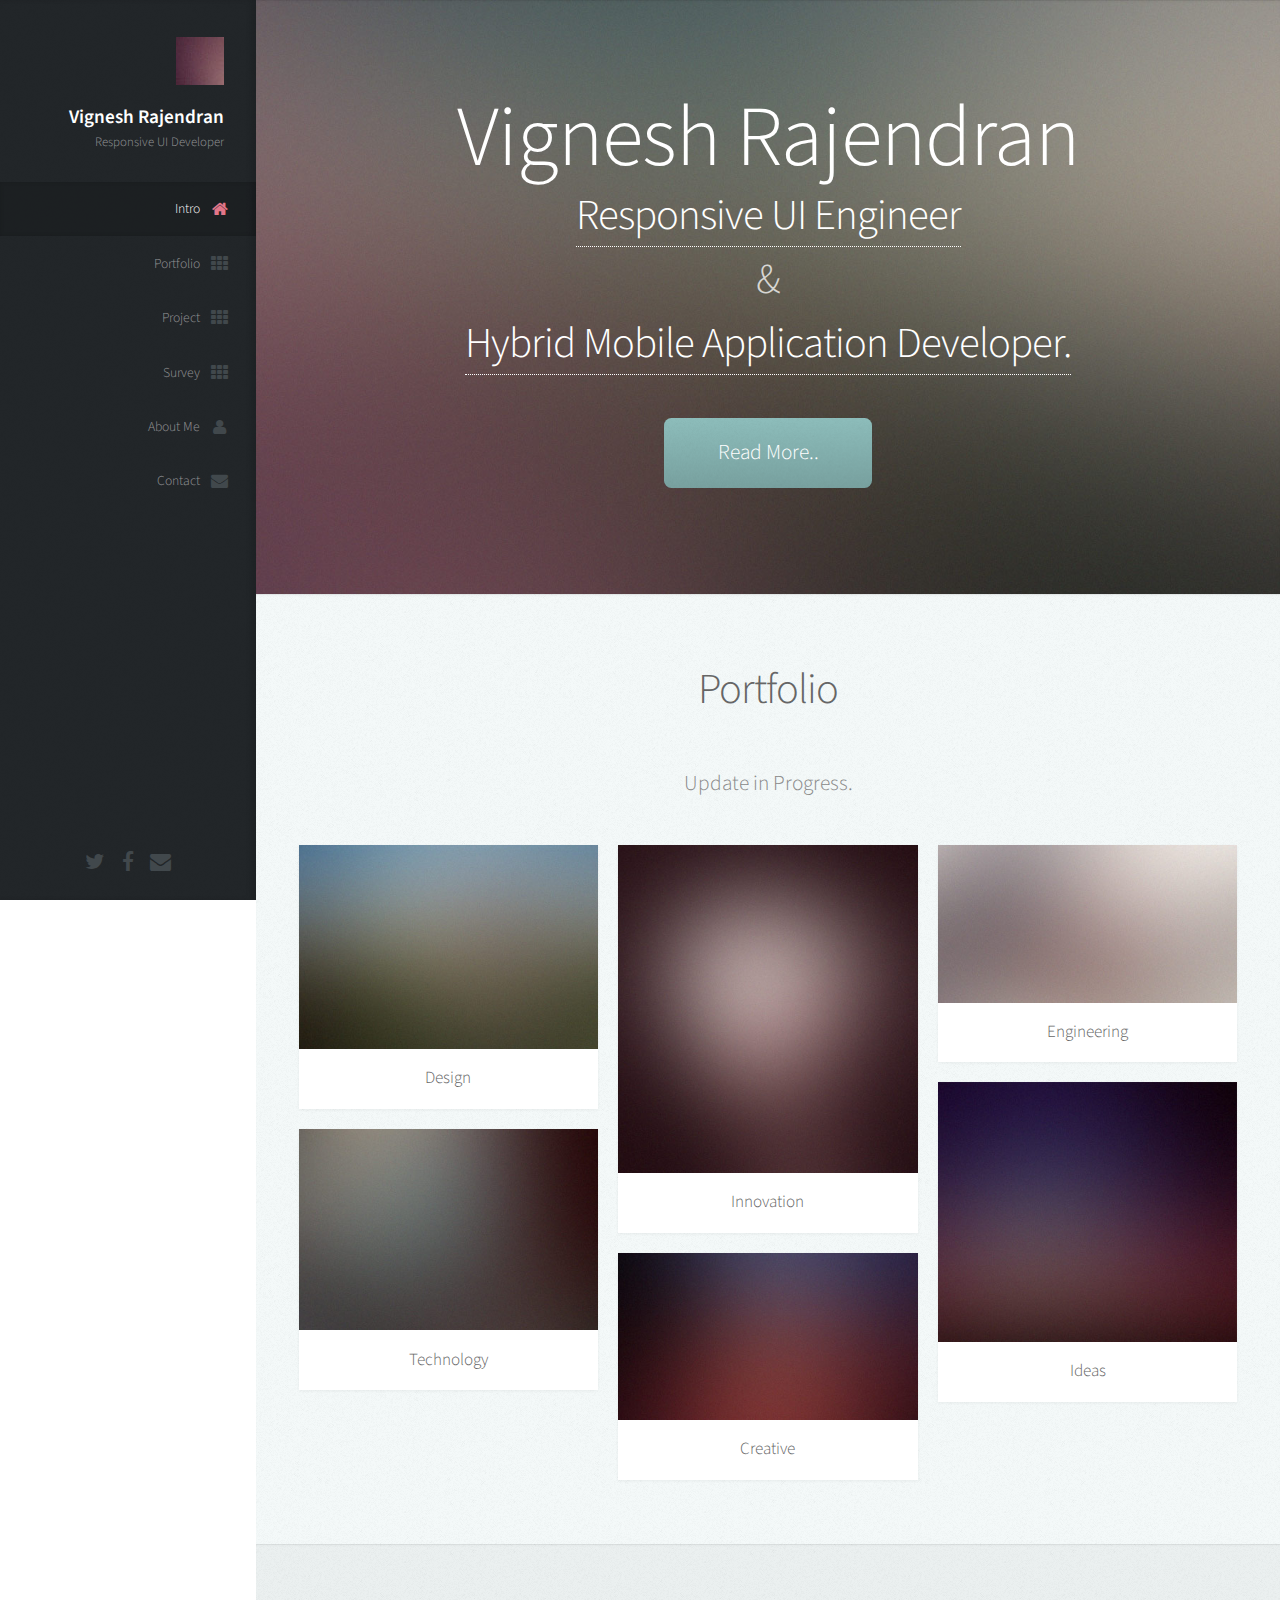
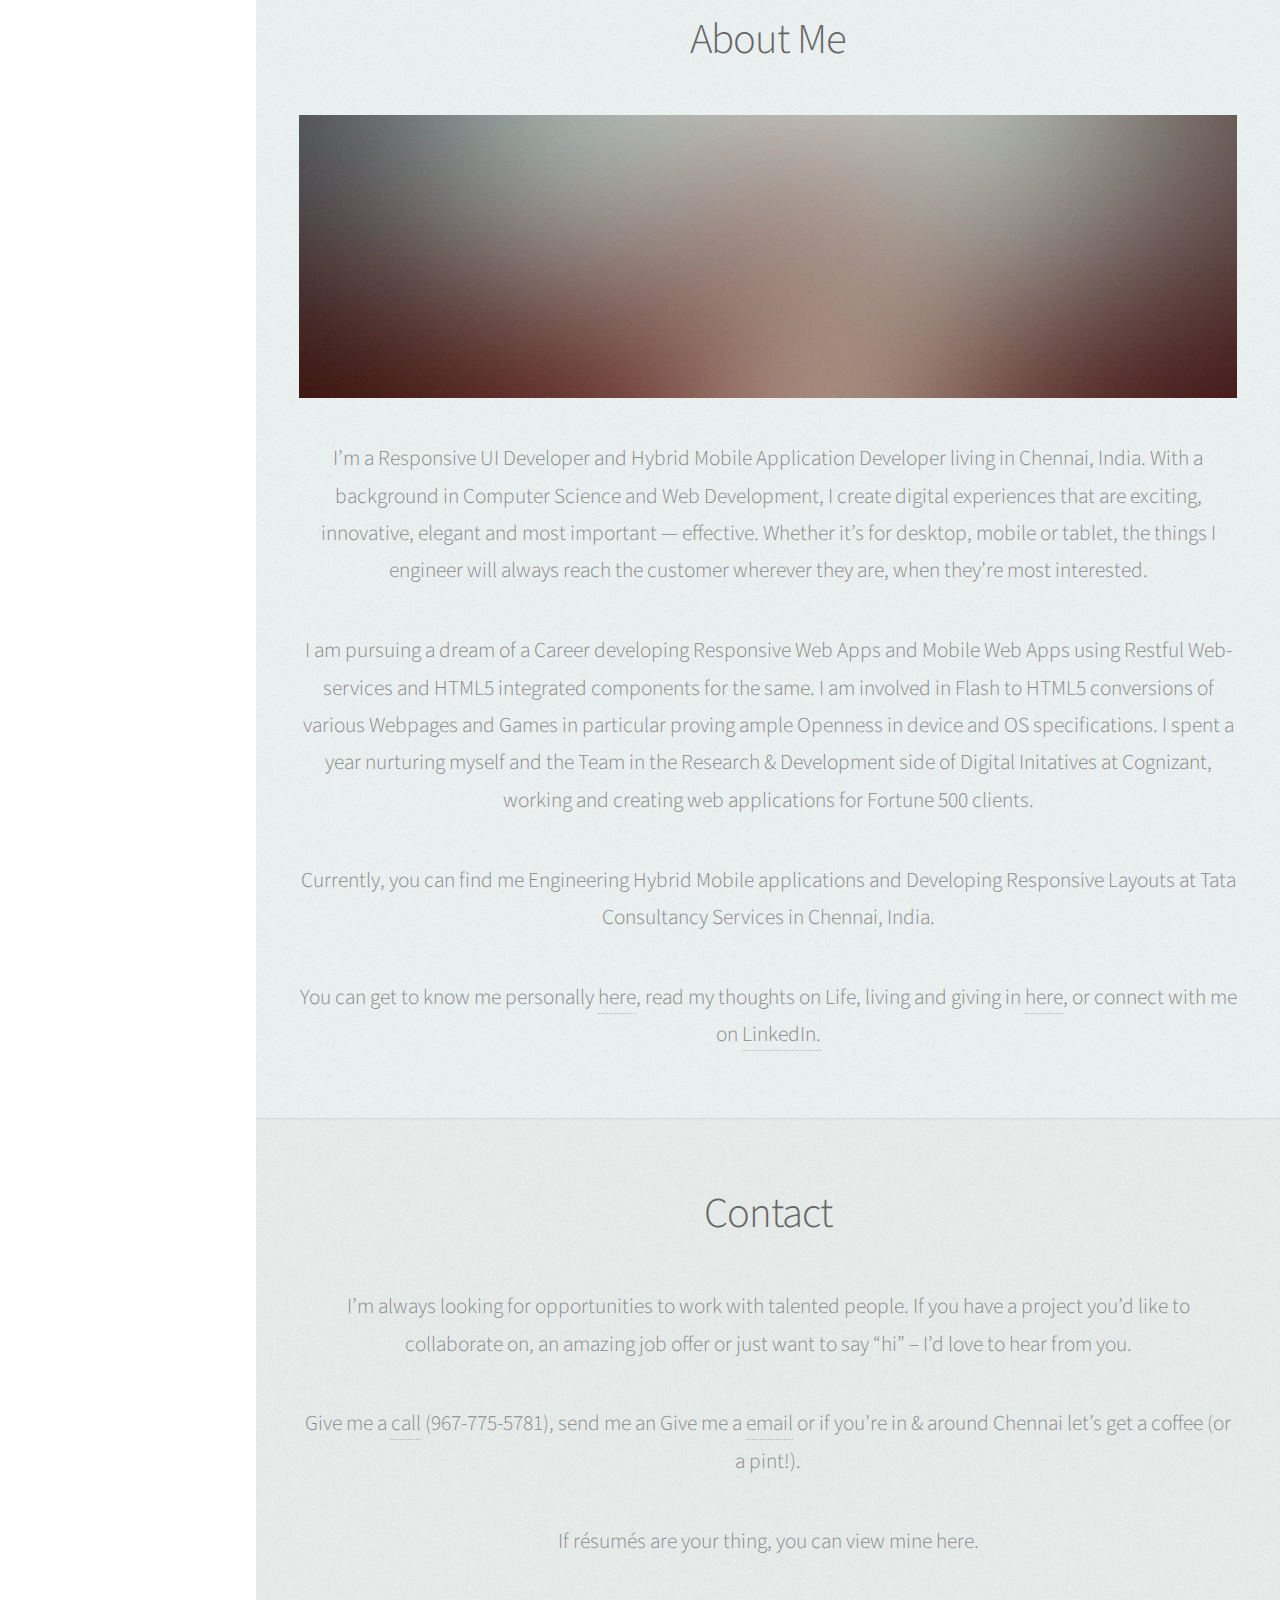
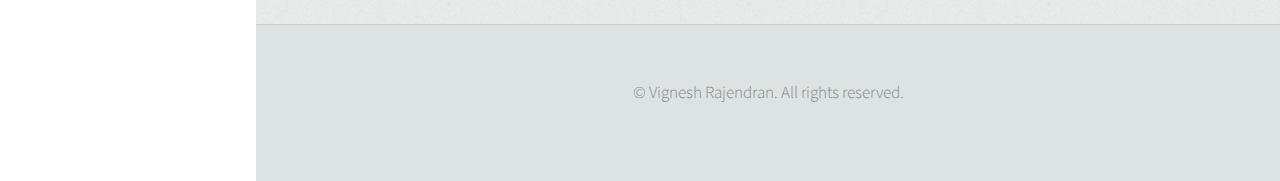
<file: index.html>
<!DOCTYPE HTML>
<html>
	<head>
		<title>Vignesh Rajendran</title>
		<meta http-equiv="content-type" content="text/html; charset=utf-8" />
		<meta name="description" content="Responsive UI Developer / Hybrid Mobile Application Developer" />
		<meta name="keywords" content="HTML5, CSS3, Javascript, Jquery, Ajax, RWD" />
		<!--[if lte IE 8]><script src="css/ie/html5shiv.js"></script><![endif]-->
		<script src="js/jquery.min.js"></script>
		<script src="js/jquery.scrolly.min.js"></script>
		<script src="js/jquery.scrollzer.min.js"></script>
		<script src="js/skel.min.js"></script>
		<script src="js/skel-layers.min.js"></script>
		<script src="js/init.js"></script>
		<noscript>
			<link rel="stylesheet" href="css/skel.css" />
			<link rel="stylesheet" href="css/style.css" />
			<link rel="stylesheet" href="css/style-wide.css" />
		</noscript>
		<!--[if lte IE 9]><link rel="stylesheet" href="css/ie/v9.css" /><![endif]-->
		<!--[if lte IE 8]><link rel="stylesheet" href="css/ie/v8.css" /><![endif]-->
	</head>
	<body>

		<!-- Header -->
			<div id="header" class="skel-layers-fixed">

				<div class="top">

					<!-- Logo -->
						<div id="logo">
							<span class="image avatar48"><img src="images/avatar.jpg" alt="" /></span>
							<h1 id="title">Vignesh Rajendran</h1>
							<p>Responsive UI Developer</p>
						</div>

					<!-- Nav -->
						<nav id="nav">
							<ul>
								<li><a href="#top" id="top-link" class="skel-layers-ignoreHref"><span class="icon fa-home">Intro</span></a></li>
								<li><a href="#portfolio" id="portfolio-link" class="skel-layers-ignoreHref"><span class="icon fa-th">Portfolio</span></a></li>
								<li><a href="project.html" id="project-link" class="skel-layers-ignoreHref"><span class="icon fa-th">Project</span></a></li>
								<li><a href="survey.html" id="survey-link" class="skel-layers-ignoreHref"><span class="icon fa-th">Survey</span></a></li>
								<li><a href="#about" id="about-link" class="skel-layers-ignoreHref"><span class="icon fa-user">About Me</span></a></li>
								<li><a href="#contact" id="contact-link" class="skel-layers-ignoreHref"><span class="icon fa-envelope">Contact</span></a></li>
							</ul>
						</nav>
						
				</div>
				
				<div class="bottom">

					<!-- Social Icons -->
						<ul class="icons">
							<li><a href="https://twitter.com/vikispeaks" class="icon fa-twitter"><span class="label">Twitter</span></a></li>
							<li><a href="https://www.facebook.com/Vikispeaks" class="icon fa-facebook"><span class="label">Facebook</span></a></li>
							<!--<li><a href="#" class="icon fa-github"><span class="label">Github</span></a></li>
							<li><a href="#" class="icon fa-dribbble"><span class="label">Dribbble</span></a></li>-->
							<li><a href="mailto:vign.ran@gmail.com" class="icon fa-envelope"><span class="label">Email</span></a></li>
						</ul>
				
				</div>
			
			</div>

		<!-- Main -->
			<div id="main">

				<!-- Intro -->
					<section id="top" class="one dark cover">
						<div class="container">

							<header>
								<h2 class="alt"><strong>Vignesh Rajendran</strong><br/><a href="https://in.linkedin.com/in/vikispeaks" target="_blank"> Responsive UI Engineer </a><br />&amp;<br /><a href="https://in.linkedin.com/in/vikispeaks" target="_blank"> Hybrid Mobile Application Developer.</a></h2>
								<!--<p>Ligula scelerisque justo sem accumsan diam quis<br />
								vitae natoque dictum sollicitudin elementum.</p>-->
							</header>
							
							<footer>
								<a href="#about" class="button scrolly">Read More..</a>
							</footer>

						</div>
					</section>
					
				<!-- Portfolio -->
					<section id="portfolio" class="two">
						<div class="container">
					
							<header>
								<h2>Portfolio</h2>
							</header>
							
							<p>Update in Progress.</p>
						
							<div class="row">
								<div class="4u">
									<article class="item">
										<a href="#" class="image fit"><img src="images/pic02.jpg" alt="" /></a>
										<header>
											<h3>Design</h3>
										</header>
									</article>
									<article class="item">
										<a href="#" class="image fit"><img src="images/pic03.jpg" alt="" /></a>
										<header>
											<h3>Technology</h3>
										</header>
									</article>
								</div>
								<div class="4u">
									<article class="item">
										<a href="#" class="image fit"><img src="images/pic04.jpg" alt="" /></a>
										<header>
											<h3>Innovation</h3>
										</header>
									</article>
									<article class="item">
										<a href="#" class="image fit"><img src="images/pic05.jpg" alt="" /></a>
										<header>
											<h3>Creative</h3>
										</header>
									</article>
								</div>
								<div class="4u">
									<article class="item">
										<a href="#" class="image fit"><img src="images/pic06.jpg" alt="" /></a>
										<header>
											<h3>Engineering</h3>
										</header>
									</article>
									<article class="item">
										<a href="#" class="image fit"><img src="images/pic07.jpg" alt="" /></a>
										<header>
											<h3>Ideas</h3>
										</header>
									</article>
								</div>
							</div>

						</div>
					</section>

				<!-- About Me -->
					<section id="about" class="three">
						<div class="container">

							<header>
								<h2>About Me</h2>
							</header>

							<a href="#" class="image featured"><img src="images/pic08.jpg" alt="" /></a>
							
							<p>I’m a Responsive UI Developer and Hybrid Mobile Application Developer living in Chennai, India. With a background in Computer Science and Web Development, I create digital experiences that are exciting, innovative, elegant and most important — effective. Whether it’s for desktop, mobile or tablet, the things I engineer will always reach the customer wherever they are, when they’re most interested.
							</p>
							<p>
							I am pursuing a dream of a Career developing Responsive Web Apps and Mobile Web Apps using Restful Web-services and HTML5 integrated components for the same. I am involved in Flash to HTML5 conversions of various Webpages and Games in particular proving ample Openness in device and OS specifications. I spent a year nurturing myself and the Team in the Research &amp; Development side of Digital Initatives at Cognizant, working and creating web applications for Fortune 500 clients.
							</p>
							<p>
							Currently, you can find me Engineering Hybrid Mobile applications and Developing Responsive Layouts at Tata Consultancy Services in Chennai, India.
							</p>
							<p>
							You can get to know me personally <a href="http://about.me/vigneshrajendran" target="_blank">here</a>, read my thoughts on Life, living and giving in <a href="http://vikispeaks.tumblr.com/" target="_blank">here</a>, or connect with me on <a href="https://in.linkedin.com/in/vikispeaks" target="_blank">LinkedIn.</a>
							</p>

						</div>
					</section>
			
				<!-- Contact -->
					<section id="contact" class="four">
						<div class="container">

							<header>
								<h2>Contact</h2>
							</header>

							<p>I’m always looking for opportunities to work with talented people. If you have a project you’d like to collaborate on, an amazing job offer or just want to say “hi” – I’d love to hear from you.
							</p>
							<p>
							Give me a <a href="tel:+91-967-775-5781">call</a> (967-775-5781), send me an Give me a <a href="mailto:vign.ran@gmail.com">email</a> or if you’re in &amp; around Chennai let’s get a coffee (or a pint!).
							</p>
							<p>
							If résumés are your thing, you can view mine here.
							</p>
							
							<!--<form method="post" action="#">
								<div class="row half">
									<div class="6u"><input type="text" name="name" placeholder="Name" /></div>
									<div class="6u"><input type="text" name="email" placeholder="Email" /></div>
								</div>
								<div class="row half">
									<div class="12u">
										<textarea name="message" placeholder="Message"></textarea>
									</div>
								</div>
								<div class="row">
									<div class="12u">
										<input type="submit" value="Send Message" />
									</div>
								</div>
							</form>-->

						</div>
					</section>
			
			</div>

		<!-- Footer -->
			<div id="footer">
				
				<!-- Copyright -->
					<ul class="copyright">
						<li>&copy; Vignesh Rajendran. All rights reserved.</li>
					</ul>
				
			</div>

	</body>
</html>
</file>
<file: css/style-wide.css>
/*
	Prologue by HTML5 UP
	html5up.net | @n33co
	Free for personal and commercial use under the CCA 3.0 license (html5up.net/license)
*/

/*********************************************************************************/
/* Basic                                                                         */
/*********************************************************************************/

	body,input,textarea,select
	{
		font-size: 17pt;
	}
	
/*********************************************************************************/
/* Header                                                                        */
/*********************************************************************************/

	#header
	{
		width: 300px;
	}
	
/*********************************************************************************/
/* Footer                                                                        */
/*********************************************************************************/

	#footer
	{
		margin-left: 300px;
	}
	
/*********************************************************************************/
/* Main                                                                          */
/*********************************************************************************/

	#main
	{
		margin-left: 300px;
	}
</file>
<file: css/ie/v9.css>
/*
	Prologue by HTML5 UP
	html5up.net | @n33co
	Free for personal and commercial use under the CCA 3.0 license (html5up.net/license)
*/

/*********************************************************************************/
/* Basic                                                                         */
/*********************************************************************************/

	/* Button */
		
		input[type="button"],
		input[type="submit"],
		input[type="reset"],
		.button
		{
			background-image: url('images/grad0-15.svg');
		}
</file>
<file: css/ie/v8.css>
/*
	Prologue by HTML5 UP
	html5up.net | @n33co
	Free for personal and commercial use under the CCA 3.0 license (html5up.net/license)
*/

/*********************************************************************************/
/* Basic                                                                         */
/*********************************************************************************/

	/* Section/Article */

		section,
		article
		{
		}
		
			section > .last-child,
			article > .last-child
			{
				margin-bottom: 0;
			}

			section.last-child,
			article.last-child
			{
				margin-bottom: 0;
			}

	/* Form */

		form
		{
		}
		
			form input[type="text"],
			form input[type="email"],
			form input[type="password"],
			form select,
			form textarea
			{
				-ms-behavior: url('css/ie/PIE.htc');
			}
			
	/* Button */
		
		input[type="button"],
		input[type="submit"],
		input[type="reset"],
		.button
		{
			-ms-behavior: url('css/ie/PIE.htc');
		}

/*********************************************************************************/
/* Header                                                                        */
/*********************************************************************************/

	#nav
	{
	}
	
		#nav ul
		{
		}
		
			#nav ul li
			{
			}
			
				#nav ul li a
				{
					color: #888;
				}

					#nav ul li a.active
					{
						background: #1C2022;
					}

/*********************************************************************************/
/* Main                                                                          */
/*********************************************************************************/

	#main
	{
	}

		#main > section
		{
		}
		
			#main > section.cover
			{
				background-position: auto;
				-ms-behavior: url('css/ie/backgroundsize.min.htc');
			}

/*********************************************************************************/
/* Side Panel                                                                    */
/*********************************************************************************/

	#sidePanelToggle
	{
	}
	
		#sidePanelToggle .toggle
		{
			background-color: #888;
		}
</file>
<file: css/skel.css>
/* Resets (http://meyerweb.com/eric/tools/css/reset/ | v2.0 | 20110126 | License: none (public domain)) */

	html,body,div,span,applet,object,iframe,h1,h2,h3,h4,h5,h6,p,blockquote,pre,a,abbr,acronym,address,big,cite,code,del,dfn,em,img,ins,kbd,q,s,samp,small,strike,strong,sub,sup,tt,var,b,u,i,center,dl,dt,dd,ol,ul,li,fieldset,form,label,legend,table,caption,tbody,tfoot,thead,tr,th,td,article,aside,canvas,details,embed,figure,figcaption,footer,header,hgroup,menu,nav,output,ruby,section,summary,time,mark,audio,video{margin:0;padding:0;border:0;font-size:100%;font:inherit;vertical-align:baseline;}article,aside,details,figcaption,figure,footer,header,hgroup,menu,nav,section{display:block;}body{line-height:1;}ol,ul{list-style:none;}blockquote,q{quotes:none;}blockquote:before,blockquote:after,q:before,q:after{content:'';content:none;}table{border-collapse:collapse;border-spacing:0;}body{-webkit-text-size-adjust:none}

/* Box Model */

	*, *:before, *:after {
		-moz-box-sizing: border-box;
		-webkit-box-sizing: border-box;
		box-sizing: border-box;
	}

/* Container */

	body {
		/* min-width: (containers) */
		min-width: 1200px;
	}

	.container {
		margin-left: auto;
		margin-right: auto;
		
		/* width: (containers) */
		width: 1200px;
	}

	/* Modifiers */
	
		.container.small {
			/* width: (containers) * 0.75; */
			width: 900px;
		}

		.container.big {
			width: 100%;

			/* max-width: (containers) * 1.25; */
			max-width: 1500px;

			/* min-width: (containers); */
			min-width: 1200px;
		}

/* Grid */

	.\31 2u { width: 100% }
	.\31 1u { width: 91.6666666667% }
	.\31 0u { width: 83.3333333333% }
	.\39 u { width: 75% }
	.\38 u { width: 66.6666666667% }
	.\37 u { width: 58.3333333333% }
	.\36 u { width: 50% }
	.\35 u { width: 41.6666666667% }
	.\34 u { width: 33.3333333333% }
	.\33 u { width: 25% }
	.\32 u { width: 16.6666666667% }
	.\31 u { width: 8.3333333333% }
	.\-11u { margin-left: 91.6666666667% }
	.\-10u { margin-left: 83.3333333333% }
	.\-9u { margin-left: 75% }
	.\-8u { margin-left: 66.6666666667% }
	.\-7u { margin-left: 58.3333333333% }
	.\-6u { margin-left: 50% }
	.\-5u { margin-left: 41.6666666667% }
	.\-4u { margin-left: 33.3333333333% }
	.\-3u { margin-left: 25% }
	.\-2u { margin-left: 16.6666666667% }
	.\-1u { margin-left: 8.3333333333% }

	/* Rows */

		.row > * {
			float: left;
		}

		.row:after {
			content: '';
			display: block;
			clear: both;
			height: 0;
		}

		.row:first-child > * {
			padding-top: 0 !important;
		}

		/* Normal */

			.row > * {
				/* padding-left: (gutters) */
				padding-left: 40px;
			}

			.row + .row > * {
				/* padding: (gutters) 0 0 (gutters) */
				padding: 40px 0 0 40px;
			}

			.row {
				/* margin-left: -(gutters) */
				margin-left: -40px;
			}

		/* Flush */

			.row.flush > * {
				padding-left: 0;
			}

			.row + .row.flush > * {
				padding: 0;
			}

			.row.flush {
				margin-left: 0;
			}

		/* Quarter */

			.row.quarter > * {
				/* padding-left: (gutters * 0.25) */
				padding-left: 10px;
			}

			.row + .row.quarter > * {
				/* padding: (gutters * 0.25) 0 0 (gutters * 0.25) */
				padding: 10px 0 0 10px;
			}

			.row.quarter {
				/* margin-left: -(gutters * 0.25) */
				margin-left: -10px;
			}

		/* Half */

			.row.half > * {
				/* padding-left: (gutters * 0.5) */
				padding-left: 20px;
			}

			.row + .row.half > * {
				/* padding: (gutters * 0.5) 0 0 (gutters * 0.5) */
				padding: 20px 0 0 20px;
			}

			.row.half {
				/* margin-left: -(gutters * 0.5) */
				margin-left: -20px;
			}

		/* One and (a) Half */

			.row.oneandhalf > * {
				/* padding-left: (gutters * 1.5) */
				padding-left: 60px;
			}

			.row + .row.oneandhalf > * {
				/* padding: (gutters * 1.5) 0 0 (gutters * 1.5) */
				padding: 60px 0 0 60px;
			}

			.row.oneandhalf {
				/* margin-left: -(gutters * 1.5) */
				margin-left: -60px;
			}

		/* Double */

			.row.double > * {
				/* padding-left: (gutters * 2) */
				padding-left: 80px;
			}

			.row + .row.double > * {
				/* padding: (gutters * 2) 0 0 (gutters * 2) */
				padding: 80px 0 0 80px;
			}

			.row.double {
				/* margin-left: -(gutters * 2) */
				margin-left: -80px;
			}
</file>
<file: css/style.css>
@charset 'UTF-8';
@import url("font-awesome.min.css");
@import url("http://fonts.googleapis.com/css?family=Source+Sans+Pro:300,300italic,400,600");

/*
	Prologue by HTML5 UP
	html5up.net | @n33co
	Free for personal and commercial use under the CCA 3.0 license (html5up.net/license)
*/

/*********************************************************************************/
/* Basic                                                                         */
/*********************************************************************************/

	body
	{
		background: #fff;
	}

		body.is-loading *
		{
			-moz-transition: none !important;
			-webkit-transition: none !important;
			-o-transition: none !important;
			-ms-transition: none !important;
			transition: none !important;
			-moz-animation: none !important;
			-webkit-animation: none !important;
			-o-animation: none !important;
			-ms-animation: none !important;
			animation: none !important;
		}

	body,input,textarea,select
	{
		font-family: 'Source Sans Pro', sans-serif;
		font-size: 19pt;
		font-weight: 300;
		line-height: 1.75em;
		color: #888;
	}

	h1,h2,h3,h4,h5,h6
	{
		font-weight: 300;
		color: #666;
		line-height: 1.5em;
	}
	
		h1 a, h2 a, h3 a, h4 a, h5 a, h6 a
		{
			color: inherit;
			text-decoration: none;
		}

		h1 strong, h2 strong, h3 strong, h4 strong, h5 strong, h6 strong
		{
			color: #333;
		}
		
		h2
		{
			font-size: 2em;
			letter-spacing: -1px;
		}
		
			h2.alt
			{
				color: #888;
			}
			
			h2.alt strong
			{
				color: #666;
				font-size: 2em;
			}

		h3
		{
			font-size: 1.5em;
		}

	header
	{
		margin: 0 0 2em 0;
	}

		header > p
		{
			margin: 1em 0 0 0;
		}

	footer
	{
		margin: 2em 0 0 0;
	}

	strong, b
	{
		font-weight: 300;
		color: #666;
	}
	
	em, i
	{
		font-style: italic;
	}

	a
	{
		text-decoration: none;
		color: inherit;
		border-bottom: dotted 1px rgba(128,128,128,0.5);
		-moz-transition: color 0.35s ease-in-out, border-bottom-color 0.35s ease-in-out;
		-webkit-transition: color 0.35s ease-in-out, border-bottom-color 0.35s ease-in-out;
		-o-transition: color 0.35s ease-in-out, border-bottom-color 0.35s ease-in-out;
		-ms-transition: color 0.35s ease-in-out, border-bottom-color 0.35s ease-in-out;
		transition: color 0.35s ease-in-out, border-bottom-color 0.35s ease-in-out;
		outline: 0;
	}

		a:hover
		{
			color: #E27689;
			border-bottom-color: rgba(255,255,255,0);
		}

	sub
	{
		position: relative;
		top: 0.5em;
		font-size: 0.8em;
	}
	
	sup
	{
		position: relative;
		top: -0.5em;
		font-size: 0.8em;
	}
	
	hr
	{
		border: 0;
		border-top: solid 1px #ddd;
	}
	
	blockquote
	{
		border-left: solid 0.5em #ddd;
		padding: 1em 0 1em 2em;
		font-style: italic;
	}
	
	p, ul, ol, dl, table
	{
		margin-bottom: 2em;
	}

	br.clear
	{
		clear: both;
	}

	/* Sections/Article */
	
		section,
		article
		{
			margin-bottom: 3em;
		}
		
			section > :last-child,
			article > :last-child,
			section > .container > :last-child,
			article > .container > :last-child
			{
				margin-bottom: 0;
			}

			section:last-child,
			article:last-child
			{
				margin-bottom: 0;
			}

			.row > section,
			.row > article
			{
				margin-bottom: 0;
			}

	/* Image */

		.image
		{
			display: inline-block;
			border: 0;
		}
		
			.image img
			{
				display: block;
				width: 100%;
			}
			
			.image.avatar48
			{
				width: 48px;
				height: 48px;
				background: #f00;
			}
			
				.image.avatar48 img
				{
					width: 48px;
					height: 48px;
				}

			.image.fit
			{
				display: block;
				width: 100%;
			}
			
			.image.featured
			{
				display: block;
				width: 100%;
				margin: 0 0 2em 0;
			}
			
			.image.left
			{
				float: left;
				margin: 0 2em 2em 0;
			}
			
			.image.centered
			{
				display: block;
				margin: 0 0 2em 0;
			}

				.image.centered img
				{
					margin: 0 auto;
					width: auto;
				}

	/* List */

		ul
		{
		}

			ul.default
			{
				list-style: disc;
				padding-left: 1em;
			}
			
				ul.default li
				{
					padding-left: 0.5em;
				}		

			ul.icons
			{
				cursor: default;
			}	
			
				ul.icons li
				{
					display: inline-block;
				}
				
					ul.icons a
					{
						display: inline-block;
						width: 2em;
						height: 2em;
						line-height: 2em;
						text-align: center;
						border: 0;
					}

		ol
		{
		}
		
			ol.default
			{
				list-style: decimal;
				padding-left: 1.25em;
			}

				ol.default li
				{
					padding-left: 0.25em;
				}

	/* Form */

		form
		{
		}
		
			form label
			{
				display: block;
				text-align: left;
				margin-bottom: 0.5em;
			}
		
			form input[type="text"],
			form input[type="email"],
			form input[type="password"],
			form select,
			form textarea
			{
				position: relative;
				-webkit-appearance: none;
				display: block;
				border: 0;
				outline: 0;
				background: #fff;
				background: rgba(255,255,255,0.75);
				width: 100%;
				border-radius: 0.35em;
				padding: 0.75em 1em 0.75em 1em;
				box-shadow: inset 0 0.1em 0.1em 0 rgba(0,0,0,0.05);
				border: solid 1px rgba(0,0,0,0.15);
				-moz-transition: all 0.35s ease-in-out;
				-webkit-transition: all 0.35s ease-in-out;
				-o-transition: all 0.35s ease-in-out;
				-ms-transition: all 0.35s ease-in-out;
				transition: all 0.35s ease-in-out;
			}

				form input[type="text"],
				form input[type="email"],
				form input[type="password"],
				form select
				{
					line-height: 1.25em;
				}

				form input[type="text"]:focus,
				form input[type="email"]:focus,
				form input[type="password"]:focus,
				form select:focus,
				form textarea:focus
				{
					box-shadow: 0 0 2px 1px #8ebebc;
					background: #fff;
				}
				
				form textarea
				{
					min-height: 14em;
				}

				form .formerize-placeholder
				{
					color: #555 !important;
				}

				form ::-webkit-input-placeholder
				{
					color: #555 !important;
				}

				form :-moz-placeholder
				{
					color: #555 !important;
				}

				form ::-moz-placeholder
				{
					color: #555 !important;
				}

				form :-ms-input-placeholder
				{
					color: #555 !important;
				}

				form ::-moz-focus-inner
				{
					border: 0;
				}
			
	/* Table */
	
		table
		{
			width: 100%;
		}
		
			table.default
			{
				width: 100%;
				text-align: left;
			}
			
				table.default tbody tr:nth-child(2n+2)
				{
					background: #f4f4f4;
				}
				
				table.default td
				{
					padding: 0.5em 1em 0.5em 1em;
				}
				
				table.default th
				{
					text-align: left;
					padding: 0.5em 1em 0.5em 1em;
					color: #fff;
					background: #222729 url('images/overlay.png');
				}
			
				table.default thead
				{
					background: #444;
					color: #fff;
				}
				
				table.default tfoot
				{
					background: #eee;
				}
				
				table.default tbody
				{
				}

	/* Button */
		
		input[type="button"],
		input[type="submit"],
		input[type="reset"],
		.button
		{
			position: relative;
			display: inline-block;
			border-radius: 0.35em;
			color: #fff !important;
			text-decoration: none;
			padding: 0.75em 2.5em 0.75em 2.5em;
			background-color: #8ebebc;
			border: 0;
			cursor: pointer;
			background-image: -moz-linear-gradient(top, rgba(0,0,0,0), rgba(0,0,0,0.15)), url('images/overlay.png');
			background-image: -webkit-linear-gradient(top, rgba(0,0,0,0), rgba(0,0,0,0.15)), url('images/overlay.png');
			background-image: -o-linear-gradient(top, rgba(0,0,0,0), rgba(0,0,0,0.15)), url('images/overlay.png');
			background-image: -ms-linear-gradient(top, rgba(0,0,0,0), rgba(0,0,0,0.15)), url('images/overlay.png');
			background-image: linear-gradient(top, rgba(0,0,0,0), rgba(0,0,0,0.15)), url('images/overlay.png');			
			-moz-transition: background-color 0.35s ease-in-out;
			-webkit-transition: background-color 0.35s ease-in-out;
			-o-transition: background-color 0.35s ease-in-out;
			-ms-transition: background-color 0.35s ease-in-out;
			transition: background-color 0.35s ease-in-out;
		}

			input[type="button"]:hover,
			input[type="submit"]:hover,
			input[type="reset"]:hover,
			.button:hover
			{
				background-color: #9ececc;
			}
			
			input[type="button"]:active,
			input[type="submit"]:active,
			input[type="reset"]:active,
			.button:active
			{
				background-color: #7eaeac;
			}
		
	/* Item */
	
		.item
		{
			box-shadow: 0 0.05em 0.15em 0 rgba(0,0,0,0.05);
			margin-bottom: 40px;
		}
		
			.item header
			{
				background: #fff;
				margin: 0;
				padding: 1em 0 1em 0;
				font-size: 0.8em;
			}

				.item header h3
				{
					font-size: 1em;
				}

/*********************************************************************************/
/* Icons                                                                         */
/*********************************************************************************/

	.icon {
		text-decoration: none;
	}

		.icon:before {
			display: inline-block;
			font-family: FontAwesome;
			font-size: 1.25em;
			text-decoration: none;
			font-style: normal;
			font-weight: normal;
			line-height: 1;
			-webkit-font-smoothing:antialiased;
			-moz-osx-font-smoothing:grayscale;
		}
		
		.icon > .label {
			display: none;
		}

/*********************************************************************************/
/* Header                                                                        */
/*********************************************************************************/
	
	#header
	{
		position: fixed;
		top: 0;
		left: 0;
		width: 375px;
		height: 100%;
		color: #fff;
		background: #222629 url('images/overlay.png');
		box-shadow: inset -0.25em 0 0.25em 0 rgba(0,0,0,0.1);
		text-align: right;
	}
	
		#header .top
		{
			position: absolute;
			left: 0;
			top: 0;
			width: 100%;
		}
	
		#header .bottom
		{
			position: absolute;
			left: 0;
			bottom: 0;
			width: 100%;
		}

		#header .icons
		{
			font-size: 0.8em;
			margin: 0 0 1em 0;
			text-align: center;
		}
		
			#header .icons a
			{
				color: #41484c;
				-moz-transition: color 0.35s ease-in-out;
				-webkit-transition: color 0.35s ease-in-out;
				-o-transition: color 0.35s ease-in-out;
				-ms-transition: color 0.35s ease-in-out;
				transition: color 0.35s ease-in-out;
			}
			
				#header .icons a:hover
				{
					color: #fff;
				}

	#logo
	{
		position: relative;
		margin: 1.75em 1.5em 1.5em 1.5em;
		min-height: 48px;
		cursor: default;
	}
	
		#logo h1
		{
			position: relative;
			color: #fff;
			font-weight: 600;
			font-size: 0.9em;
			line-height: 1em;
		}
	
		#logo p
		{
			position: relative;
			display: block;
			font-size: 0.6em;
			color: rgba(255,255,255,0.5);
			line-height: 1.25em;
			margin: 0.5em 0 0 0;
		}
		
		#logo .image
		{
			position: absolute;
			left: 0;
			top: 0;
		}
	
	#nav
	{
	}
	
		#nav ul
		{
		}
		
			#nav ul li
			{
			}
			
				#nav ul li a
				{
					display: block;
					padding: 0.5em 1.5em 0.5em 1.5em;
					color: rgba(255,255,255,0.5);
					text-decoration: none;
					outline: 0;
					border: 0;
					-moz-transition: none;
					-webkit-transition: none;
					-o-transition: none;
					-ms-transition: none;
					transition: none;
				}
				
					#nav ul li a span
					{
						position: relative;
						display: block;
						font-size: 0.8em;
					}
					
						#nav ul li a span:before
						{
							position: absolute;
							left: 0;
							color: #41484c;
							text-align: center;
							width: 1.25em;
							line-height: 1.75em;
						}

					#nav ul li a.active
					{
						background: rgba(0,0,0,0.15);
						box-shadow: inset 0 0 0.25em 0 rgba(0,0,0,0.125);
						color: #fff;
					}

						#nav ul li a.active span
						{
						}

							#nav ul li a.active span:before
							{
								color: #e27689;
							}

/*********************************************************************************/
/* Footer                                                                        */
/*********************************************************************************/
	
	#footer
	{
		margin-left: 375px;
		text-align: center;
		background-color: #dce3e2;
		padding: 3em 0 4em 0;
		box-shadow: inset 0 1px 0 0 rgba(0,0,0,0.05), inset 0 0.1em 0.1em 0 rgba(0,0,0,0.025);
		font-size: 0.8em;
	}

		#footer .copyright
		{
			cursor: default;
			margin: 0;
		}
			
			#footer .copyright li
			{
				display: inline-block;
				line-height: 1em;
				border-left: solid 1px rgba(128,128,128,0.35);
				padding: 0 0 0 0.5em;
				margin: 0 0 0 0.5em;
			}
			
			#footer .copyright li:first-child
			{
				border-left: 0;
				padding-left: 0;
				margin-left: 0;
			}

/*********************************************************************************/
/* Main                                                                          */
/*********************************************************************************/

	#main
	{
		margin-left: 375px;
	}
	
		#main > section
		{
			margin: 0;
			overflow: hidden;
			padding: 4em 0;
			box-shadow: inset 0 1px 0 0 rgba(0,0,0,0.05), inset 0 0.1em 0.1em 0 rgba(0,0,0,0.025);
			text-align: center;
			background-image: url('images/overlay.png');
		}

			#main > section.dark
			{
				color: #ddd;
				color: rgba(255,255,255,0.75);
			}

				#main > section.dark h2,
				#main > section.dark h3,
				#main > section.dark h4,
				#main > section.dark h5,
				#main > section.dark h6
				{
					color: inherit;
				}

				#main > section.dark strong,
				#main > section.dark a
				{
					color: #fff;
					border-color: inherit;
				}

					#main > section.dark a:hover
					{
						border-bottom-color: rgba(255,255,255,0);
					}

			#main > section.cover
			{
				padding: 6em 0;
				background-size: cover;
				background-position: center center;
			}
		
			#main > section.one
			{
				background-color: #81918E;
				background-image: url('../images/banner.jpg');
			}

			#main > section.two
			{
				background-color: #f5fafa;
			}
		
			#main > section.three
			{
				background-color: #ecf1f1;
			}
		
			#main > section.four
			{
				background-color: #e8edec;
			}
</file>
